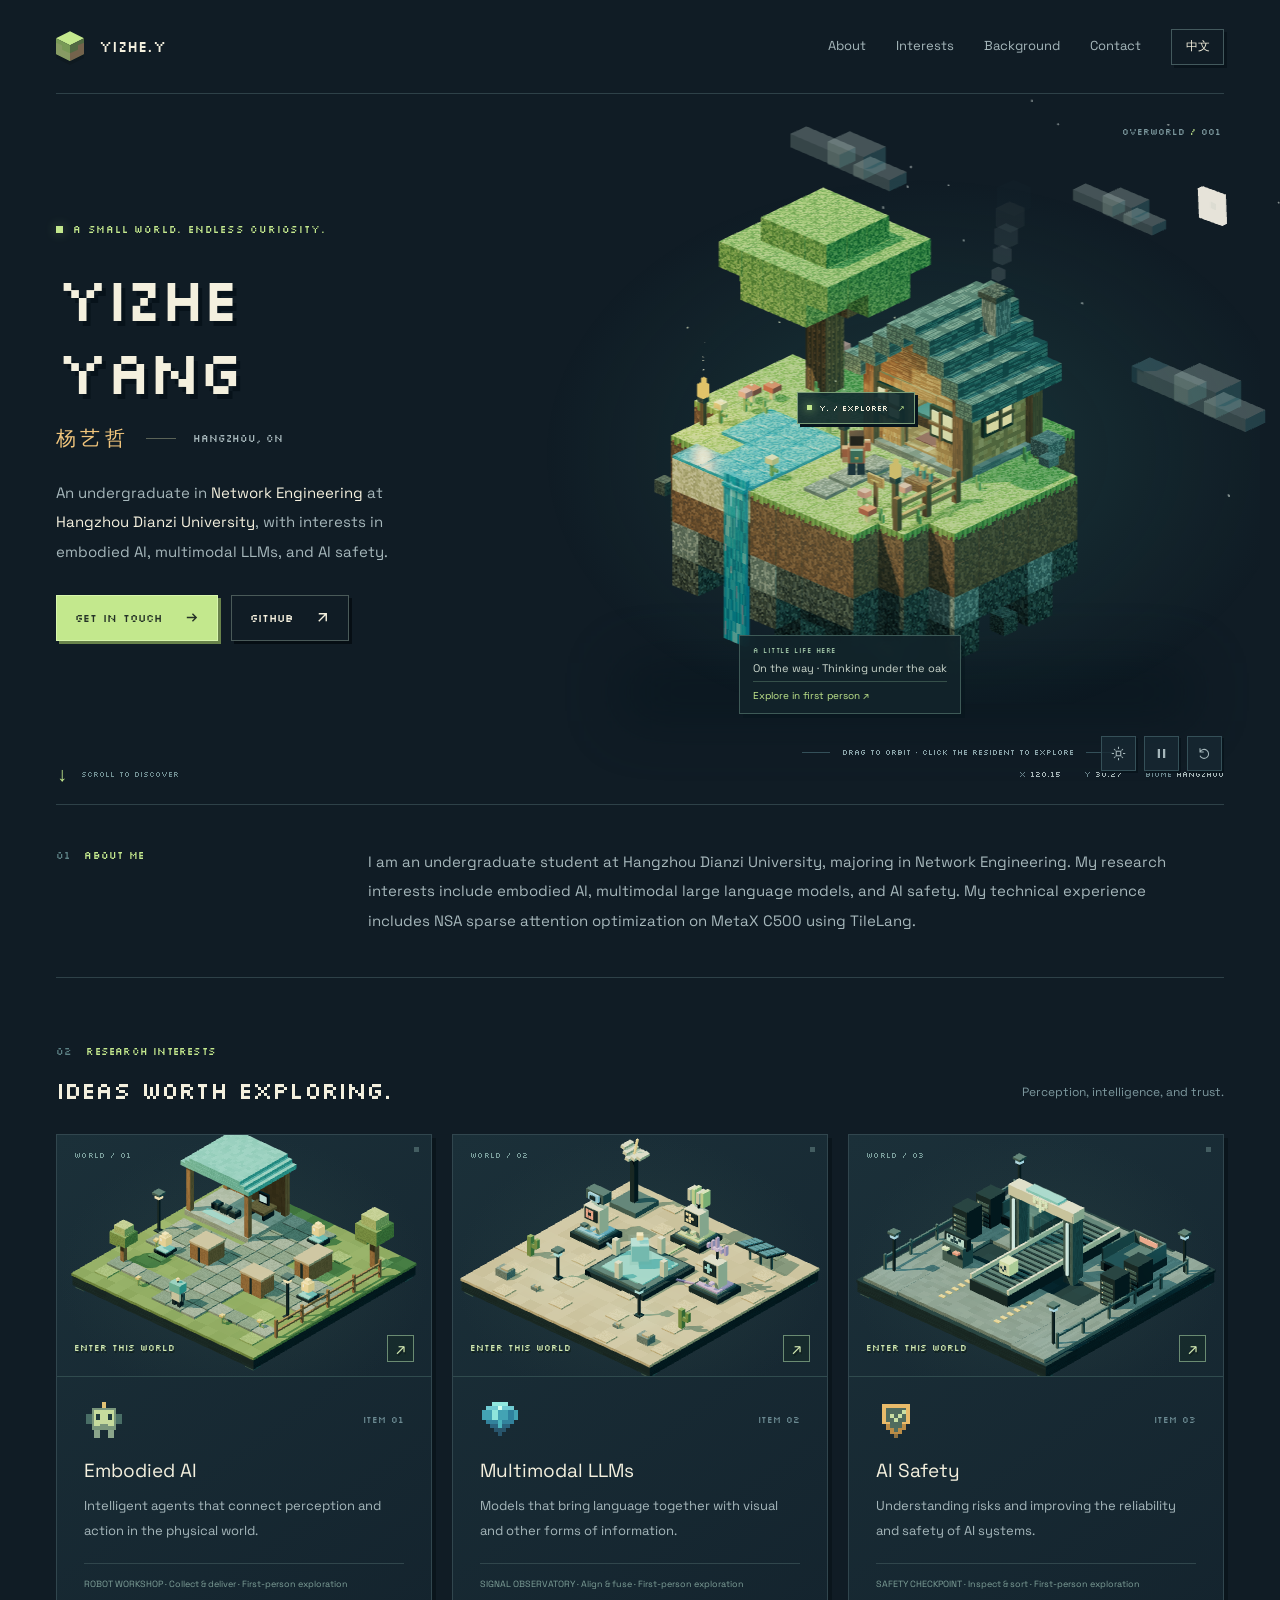
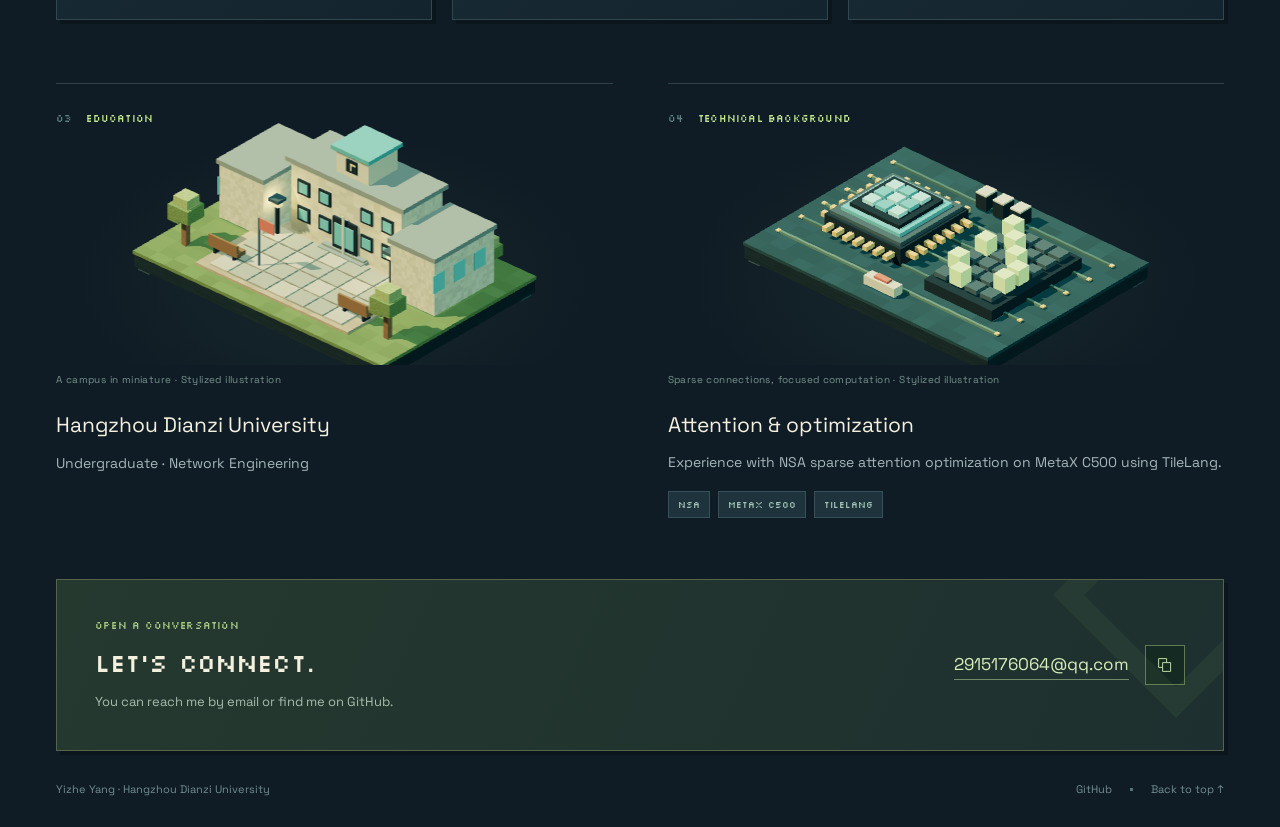
<file: index.html>
<!doctype html>
<html lang="en">
<head>
<meta charset="utf-8"><meta name="viewport" content="width=device-width, initial-scale=1">
<meta name="description" content="Yizhe Yang (杨艺哲), Network Engineering undergraduate at Hangzhou Dianzi University. Exploring embodied AI, multimodal LLMs, and AI safety.">
<meta name="theme-color" content="#101c25"><title>Yizhe Yang · 杨艺哲</title>
<link rel="icon" href="data:image/svg+xml,%3Csvg xmlns='http://www.w3.org/2000/svg' viewBox='0 0 64 64'%3E%3Cpath fill='%23b3d87b' d='m32 4 28 14-28 14L4 18Z'/%3E%3Cpath fill='%236d874c' d='m4 18 28 14v28L4 46Z'/%3E%3Cpath fill='%23534936' d='m32 32 28-14v28L32 60Z'/%3E%3C/svg%3E">
<style>
@font-face{font-family:Silkscreen;src:url('fonts/silkscreen.ttf') format('truetype');font-display:swap}@font-face{font-family:Space;src:url('fonts/space-grotesk.ttf') format('truetype');font-display:swap}
:root{--bg:#101c25;--surface:#172630;--ink:#f4f0de;--muted:#a6b7bb;--line:#2e4148;--lime:#c3e88d;--gold:#f1c57c;--pixel:Silkscreen,'Courier New',monospace;--sans:Space,Arial,'PingFang SC','Microsoft YaHei',sans-serif}
*{box-sizing:border-box}html{scroll-behavior:smooth;scroll-padding-top:35px;overflow-x:hidden}body{margin:0;background:var(--bg);color:var(--ink);font:16px/1.7 var(--sans);overflow-x:hidden}button,a{touch-action:manipulation;-webkit-tap-highlight-color:transparent}button{font:inherit;cursor:pointer}a{color:inherit;text-decoration:none}a,button{outline-offset:6px}a:focus-visible,button:focus-visible{outline:2px solid var(--lime)}button:disabled{cursor:default}.wrap{width:min(1256px,calc(100% - 112px));margin:auto}.pixel{font-family:var(--pixel)}.skip{position:fixed;left:20px;top:-80px;z-index:100;background:var(--lime);padding:10px 18px;color:#172120}.skip:focus{top:15px}header{position:relative;z-index:10}.nav{height:94px;display:flex;align-items:center;justify-content:space-between;border-bottom:1px solid var(--line);gap:22px}.brand{font-family:var(--pixel);font-size:15px;display:flex;align-items:center;gap:15px;white-space:nowrap}.brand svg{width:28px;height:32px;filter:drop-shadow(0 4px 0 #070e1440)}.nav-right,nav{display:flex;align-items:center;gap:30px}nav a{color:var(--muted);font-size:13px;position:relative;padding:8px 0}nav a:hover{color:var(--lime)}nav a:before{content:'';position:absolute;bottom:0;left:0;width:0;height:2px;background:var(--lime);transition:width .2s}nav a:hover:before{width:100%}.language{border:1px solid #43595d;background:transparent;color:var(--ink);padding:5px 12px;min-height:36px;min-width:53px;font-size:12px;box-shadow:3px 3px 0 #09141c}.language:hover{border-color:var(--lime);color:var(--lime)}
.hero{position:relative;min-height:710px;display:flex;align-items:center}.hero-copy{position:relative;width:46%;z-index:2;padding:55px 0 91px;pointer-events:none}.hero-copy a{pointer-events:auto}.eyebrow{color:var(--lime);font:10px/1.7 var(--pixel);letter-spacing:.08em;display:flex;align-items:center;gap:10px}.online{width:7px;height:7px;background:var(--lime);box-shadow:0 0 12px #c3e88d55}.hero h1{font:clamp(42px,4.8vw,67px)/1.18 var(--pixel);font-weight:400;letter-spacing:-.055em;margin:23px 0 15px;position:relative;text-shadow:4px 5px 0 #07121a}.hero h1 span{display:block}.name-row{display:flex;align-items:center;gap:17px;margin-bottom:23px}.chinese-name{margin:0;font-size:20px;letter-spacing:.22em;color:var(--gold)}.name-divider{width:30px;height:1px;background:#5b6357}.location{font:10px var(--pixel);color:var(--muted)}.intro{max-width:400px;margin:0;color:var(--muted);font-size:15px;line-height:1.95}.intro strong{color:var(--ink);font-weight:400}.hero-links{display:flex;gap:13px;flex-wrap:wrap;margin-top:29px}.button{display:inline-flex;align-items:center;justify-content:center;gap:22px;min-height:46px;padding:10px 18px;border:1px solid #4a5a59;font:11px var(--pixel);box-shadow:3px 3px 0 #060e14;transition:transform .15s,background .15s;color:var(--ink)}.button:hover{transform:translate(-1px,-2px);background:#21343d}.button.primary{color:#253227;background:var(--lime);border-color:#d8f6ad;box-shadow:3px 3px 0 #69834b}.button.primary:hover{background:#d1efa7}.button svg{width:15px;height:15px}.world-shell{position:absolute;right:-70px;top:-7px;width:72%;height:685px;isolation:isolate}.world-glow{position:absolute;inset:9% 4% 10% 6%;background:radial-gradient(ellipse at 55% 55%,#398d8137,transparent 64%);pointer-events:none}.world-shell:after{content:'';position:absolute;bottom:50px;left:20%;width:68%;height:60px;background:#04121a;filter:blur(28px);opacity:.45;z-index:-1}.world-canvas{display:block;width:100%;height:100%;cursor:grab;outline:none;touch-action:pan-y}.world-canvas.dragging{cursor:grabbing}.world-canvas:focus-visible{outline:1px dashed #90b8a0;outline-offset:-20px}.scene-tag{position:absolute;right:73px;top:39px;font:9px var(--pixel);color:#7d999f;pointer-events:none}.scene-tag span{color:var(--lime)}.scene-caption{position:absolute;bottom:15px;left:32%;right:12%;display:flex;align-items:center;justify-content:center;gap:12px;color:#8ba5aa;font:8px var(--pixel);white-space:nowrap}.scene-caption:before,.scene-caption:after{content:'';width:28px;height:1px;background:#345059}.world-controls{position:absolute;right:2px;bottom:33px;display:flex;gap:8px;z-index:5}.world-control{background:#172932cc;border:1px solid #355058;color:var(--muted);width:35px;height:35px;display:grid;place-items:center;font-size:16px;box-shadow:2px 2px #08141c}.world-control:hover{color:var(--lime);border-color:#7b9c76}.world-control svg{width:15px;height:15px}.hero-bottom{position:absolute;left:0;right:0;bottom:17px;display:flex;align-items:center;justify-content:space-between;font:8px var(--pixel);color:#729094}.scroll-hint{display:flex;gap:13px;align-items:center}.scroll-hint:before{content:'↓';font-size:20px;color:var(--lime)}.coordinates{display:flex;gap:23px;color:#6b868d}.coordinates b{font-weight:400;color:#a8b8b9}.divider{height:1px;background:var(--line)}
.about{display:grid;grid-template-columns:250px 1fr;gap:62px;padding:42px 0;border-bottom:1px solid var(--line)}.section-label{color:var(--lime);font:10px/1.8 var(--pixel);margin:0;letter-spacing:.02em}.section-number{color:#5c8185;margin-right:14px}.about p{max-width:810px;color:var(--muted);font-size:15px;margin:0;line-height:1.95}.focus{padding:65px 0 55px}.section-heading{display:flex;align-items:flex-end;justify-content:space-between;gap:25px;margin-bottom:26px}h2{font:24px/1.5 var(--pixel);font-weight:400;letter-spacing:-.035em;margin:11px 0 0}.section-aside{color:#7e999f;font-size:12px;margin:0 0 5px}.interests{display:grid;grid-template-columns:repeat(3,1fr);gap:20px}.interest{position:relative;padding:28px 27px 27px;background:linear-gradient(145deg,#1b3039,#14242e);border:1px solid #31464e;box-shadow:4px 4px 0 #0a151c;transition:transform .2s,border-color .2s}.interest:hover{transform:translateY(-5px);border-color:#7e9976}.interest:after{content:'';position:absolute;width:5px;height:5px;right:12px;top:12px;background:#435d61}.interest-top{display:flex;justify-content:space-between;align-items:center;margin-bottom:24px}.interest-index{font:9px var(--pixel);color:#6c8a92}.item-icon{width:40px;height:40px;image-rendering:pixelated}.interest h3{font-size:19px;font-weight:500;line-height:1.5;margin:0 0 9px}.interest p{color:var(--muted);font-size:13px;line-height:1.9;margin:0}.background{display:grid;grid-template-columns:1fr 1fr;gap:55px;padding:8px 0 61px}.background article{border-top:1px solid var(--line);padding-top:26px}.background h3{font-size:21px;font-weight:500;margin:17px 0 6px}.background p,.degree{color:var(--muted);font-size:14px;line-height:1.9}.background p{margin:0}.tags{display:flex;gap:8px;margin-top:16px;flex-wrap:wrap}.tag{font:9px var(--pixel);color:#a5c5b8;background:#1e333c;border:1px solid #355058;padding:7px 9px}.contact{position:relative;overflow:hidden;border:1px solid #56644a;background:linear-gradient(115deg,#25392f,#1d302f);padding:37px 38px;display:flex;align-items:center;justify-content:space-between;gap:20px;box-shadow:4px 4px 0 #0a151c}.contact:after{content:'';width:130px;height:130px;position:absolute;right:-40px;top:-72px;transform:rotate(45deg);border:22px solid #94b96812;pointer-events:none}.contact .section-label{color:#a9cb86}.contact h2{font-size:25px;margin:9px 0}.contact p{color:#a8bbad;font-size:13px;margin:0}.contact-actions{display:flex;align-items:center;gap:16px}.email-link{color:#d9edbb;font-size:17px;border-bottom:1px solid #73896b}.email-link:hover{color:white}.copy{width:40px;height:40px;display:grid;place-items:center;background:#162a24;border:1px solid #627a53;color:#c3dfab;flex-shrink:0}.copy:hover{background:#2c4937}.copy svg{width:16px;height:16px}footer{display:flex;justify-content:space-between;align-items:center;padding:29px 0;color:#728d91;font-size:11px;gap:20px}.footer-right{display:flex;align-items:center;gap:18px}.footer-right a:hover{color:var(--lime)}.footer-dot{width:3px;height:3px;background:#53747b}.copy-status{position:fixed;left:50%;transform:translateX(-50%);bottom:24px;z-index:100;color:var(--lime);background:#182c25;border:1px solid #7e9c66;box-shadow:4px 4px #07131b;padding:10px 18px;max-width:calc(100vw - 32px);font-size:13px;text-align:center}.copy-status:empty{display:none}.fallback{position:absolute;inset:25%;text-align:center;color:var(--muted);font-size:14px;display:none}.world-shell.failed .fallback{display:block}.reveal{opacity:1}body.day{--bg:#dce8de;--surface:#d3e1d5;--ink:#243b35;--muted:#536e64;--line:#b5c9b8;--lime:#507337;--gold:#855e32}body.day .hero h1{text-shadow:4px 5px 0 #bfd1bf}body.day .interest{background:linear-gradient(145deg,#e7eee2,#cfdfd2);border-color:#aec3b2;box-shadow:4px 4px #b0c6b6}body.day .button{box-shadow:3px 3px #adc2b2;color:#294233}body.day .button.primary{background:#365d43;color:#eff5e5;border-color:#547654;box-shadow:3px 3px #a7bc9f}body.day .contact{color:#f4f0de}body.day .tag{color:#3d6550;background:#cbded0;border-color:#afc7b5}body.day .world-shell:after{background:#2b5245;opacity:.17}body.day .scene-tag,body.day .scene-caption{color:#597f72}body.day .world-control{background:#d0e1d2;color:#355544;border-color:#97b29f}body.day .language{box-shadow:3px 3px #b3c7b6}body.day .world-glow{background:radial-gradient(ellipse,#a5cfb744,transparent 67%)}
@media(min-width:1600px){.hero{min-height:790px}.world-shell{width:74%;height:760px;right:-100px}.hero h1{font-size:72px}}
@media(max-width:1100px){.wrap{width:calc(100% - 72px)}.hero{min-height:640px}.world-shell{right:-75px;width:76%;height:610px;top:12px}.hero-copy{width:46%;padding-bottom:90px}.hero h1{font-size:49px}.intro{font-size:14px}.nav-right,nav{gap:22px}.about{grid-template-columns:190px 1fr;gap:35px}.scene-tag{right:80px}.interests{gap:15px}.interest{padding:24px 20px}.contact{padding:31px}.contact h2{font-size:21px}.email-link{font-size:15px}}
@media(max-width:760px){.wrap{width:calc(100% - 40px)}.nav{height:77px}.brand{font-size:12px;gap:10px}.brand svg{width:25px}.nav-right{gap:15px}nav{gap:15px}nav a{font-size:12px}nav a:nth-child(2),nav a:nth-child(3){display:none}.language{min-width:46px;min-height:34px;padding:4px 9px}.hero{display:block;min-height:985px}.hero-copy{width:100%;padding:44px 0 0;max-width:500px}.hero h1{font-size:49px;margin:21px 0 13px;line-height:1.15}.hero h1 span{display:inline}.hero h1 span+span{margin-left:14px}.name-row{margin-bottom:17px}.chinese-name{font-size:18px}.location{font-size:9px}.intro{max-width:460px;font-size:14px;line-height:1.9}.hero-links{margin-top:24px}.button{font-size:10px;min-height:44px;padding:10px 16px}.eyebrow{font-size:9px}.world-shell{top:364px;right:-35px;width:calc(100% + 70px);height:548px}.scene-tag{top:20px;right:56px;font-size:8px}.scene-caption{bottom:12px;left:10%;right:10%;font-size:7px}.world-controls{bottom:25px;right:1px}.hero-bottom{bottom:13px;font-size:7px}.coordinates{gap:10px}.about{grid-template-columns:1fr;gap:18px;padding:29px 0}.about p{font-size:14px}.section-label{font-size:9px}.focus{padding:42px 0}.section-heading{margin-bottom:23px}h2{font-size:20px}.section-aside{display:none}.interests{grid-template-columns:1fr;gap:18px}.interest{padding:23px 22px;display:grid;grid-template-columns:47px 1fr;column-gap:22px}.interest-top{display:flex;flex-direction:column;gap:14px;grid-row:1/3;margin:0;justify-content:start}.interest-index{order:2;font-size:8px}.item-icon{width:36px;height:36px}.interest h3{font-size:18px;margin:0 0 6px}.interest p{font-size:13px}.background{grid-template-columns:1fr;gap:29px;padding:0 0 36px}.background article{padding-top:23px}.background h3{font-size:20px}.contact{display:block;padding:27px 24px}.contact h2{font-size:21px}.contact-actions{margin-top:25px;justify-content:space-between}.email-link{font-size:16px}footer{align-items:flex-start;font-size:10px;padding:26px 0}.footer-note{max-width:190px}.footer-right{gap:11px}}
@media(max-width:410px){.hero h1{font-size:40px}.hero h1 span+span{margin-left:8px}.hero{min-height:958px}.world-shell{top:385px;height:500px}.coordinates{display:none}nav a:first-child{display:none}.hero-copy{padding-top:36px}.name-row{gap:12px}.location{font-size:8px}.button{gap:14px}.contact h2{font-size:19px}.email-link{font-size:15px}}
@media(prefers-reduced-motion:reduce){html{scroll-behavior:auto}*,*:before,*:after{transition:none!important;animation:none!important}}
@media print{body{background:white;color:#222}.wrap{width:100%}.world-shell,.world-controls,.language,nav,.hero-bottom,.copy,.skip{display:none}.hero{min-height:0;display:block}.hero-copy{width:100%;padding:30px 0}.hero h1{font-size:40px;text-shadow:none}.hero h1 span{display:inline}.intro{max-width:none}.interest,.contact{background:white;color:#222;box-shadow:none;border:1px solid #bbb}.about,.focus,.background{padding:25px 0}.contact{display:block}.contact-actions{margin-top:15px}.hero-links{display:none}section,article{break-inside:avoid}}
</style>
<link rel="stylesheet" href="island-life.css?v=7243399">
<link rel="stylesheet" href="idea-worlds.css?v=7243399">
</head>
<body>
<a class="skip" href="#main" data-i18n="skip">Skip to content</a>
<header><div class="wrap nav"><a class="brand" href="#" aria-label="Yizhe Yang, home"><svg viewBox="0 0 32 36" aria-hidden="true"><path fill="#c3e88d" d="m16 0 16 8-16 8L0 8Z"/><path fill="#789957" d="m0 8 16 8v18L0 26Z"/><path fill="#526a43" d="m16 16 16-8v18L16 34Z"/><path fill="#879b64" d="m0 13 7 3v5l9 4v9L0 26Z"/><path fill="#74634c" d="m16 25 9-4v-5l7-3v13L16 34Z"/></svg><span>YIZHE.Y</span></a><div class="nav-right"><nav aria-label="Main navigation"><a href="#about" data-i18n="navAbout">About</a><a href="#interests" data-i18n="navFocus">Interests</a><a href="#background" data-i18n="navBackground">Background</a><a href="#contact" data-i18n="navContact">Contact</a></nav><button class="language" id="language" type="button" aria-label="Switch to Chinese" aria-pressed="false">中文</button></div></div></header>
<main id="main" class="wrap">
<section class="hero" aria-labelledby="name"><div class="hero-copy"><div class="eyebrow"><i class="online" aria-hidden="true"></i><span data-i18n="eyebrow">A small world. Endless curiosity.</span></div><h1 id="name"><span>YIZHE</span><span>YANG</span></h1><div class="name-row"><p class="chinese-name" lang="zh-CN">杨艺哲</p><span class="name-divider" aria-hidden="true"></span><span class="location">HANGZHOU, CN</span></div><p class="intro" data-i18n="hero">An undergraduate in <strong>Network Engineering</strong> at <strong>Hangzhou Dianzi University</strong>, with interests in embodied AI, multimodal LLMs, and AI safety.</p><div class="hero-links"><a class="button primary" href="mailto:2915176064@qq.com"><span data-i18n="getInTouch">Get in touch</span><svg viewBox="0 0 16 16" fill="none" stroke="currentColor" stroke-width="1.5" aria-hidden="true"><path d="M3 8h10M9 4l4 4-4 4"/></svg></a><a class="button" href="https://github.com/Yyzfddsdf" target="_blank" rel="noopener noreferrer"><span>GitHub</span><svg viewBox="0 0 16 16" fill="none" stroke="currentColor" stroke-width="1.5" aria-hidden="true"><path d="M4 12 12 4M4 4h8v8"/></svg></a></div></div>
<div class="world-shell" id="world-shell"><div class="world-glow"></div><canvas class="world-canvas" id="world" tabindex="0" role="img" aria-label="Interactive 3D voxel island with a tree, cabin, glowing torches, pond and bedrock. Drag or use left and right arrow keys to rotate."></canvas><div class="scene-tag">OVERWORLD <span> / </span> 001</div><div class="scene-caption" data-i18n="worldHint">Drag to orbit · Click the resident to explore</div><div class="fallback" data-i18n="fallback">This little 3D world needs WebGL. All profile information is available below.</div></div>
<div class="world-controls"><button id="theme" class="world-control" aria-label="Switch to daylight" title="Switch to daylight" aria-pressed="false"><svg id="sun-icon" viewBox="0 0 20 20" fill="none" stroke="currentColor" stroke-width="1.4" aria-hidden="true"><path d="M10 1v3m0 12v3M1 10h3m12 0h3M4 4l2 2m8 8 2 2M4 16l2-2M14 6l2-2"/><rect x="7" y="7" width="6" height="6"/></svg></button><button id="motion" class="world-control" aria-label="Pause animation" title="Pause animation" aria-pressed="false"><svg viewBox="0 0 20 20" fill="currentColor" aria-hidden="true"><path id="motion-path" d="M5 4h3v12H5zm7 0h3v12h-3z"/></svg></button><button id="reset-view" class="world-control" aria-label="Reset island view" title="Reset island view"><svg viewBox="0 0 20 20" fill="none" stroke="currentColor" stroke-width="1.4" aria-hidden="true"><path d="M4 8a6 6 0 1 1 0 5M4 3v5h5"/></svg></button></div><div class="hero-bottom"><a class="scroll-hint" href="#about" data-i18n="scrollHint">Scroll to discover</a><span class="coordinates"><span>X <b>120.15</b></span><span>Y <b>30.27</b></span><span>BIOME <b>HANGZHOU</b></span></span></div></section>
<div class="divider"></div>
<section class="about" id="about" aria-labelledby="about-heading"><h2 class="section-label" id="about-heading"><span class="section-number">01</span><span data-i18n="aboutLabel">About me</span></h2><p data-i18n="about">I am an undergraduate student at Hangzhou Dianzi University, majoring in Network Engineering. My research interests include embodied AI, multimodal large language models, and AI safety. My technical experience includes NSA sparse attention optimization on MetaX C500 using TileLang.</p></section>
<section class="focus" id="interests" aria-labelledby="interests-heading"><div class="section-heading"><div><div class="section-label"><span class="section-number">02</span><span data-i18n="focusLabel">Research interests</span></div><h2 id="interests-heading" data-i18n="focusHeading">Ideas worth exploring.</h2></div><p class="section-aside" data-i18n="focusAside">Perception, intelligence, and trust.</p></div><div class="interests">
<article class="interest"><div class="interest-top"><canvas class="item-icon" id="icon-robot" width="20" height="20" aria-hidden="true"></canvas><span class="interest-index">ITEM 01</span></div><h3 data-i18n="embodiedTitle">Embodied AI</h3><p data-i18n="embodiedText">Intelligent agents that connect perception and action in the physical world.</p></article>
<article class="interest"><div class="interest-top"><canvas class="item-icon" id="icon-gem" width="20" height="20" aria-hidden="true"></canvas><span class="interest-index">ITEM 02</span></div><h3 data-i18n="multimodalTitle">Multimodal LLMs</h3><p data-i18n="multimodalText">Models that bring language together with visual and other forms of information.</p></article>
<article class="interest"><div class="interest-top"><canvas class="item-icon" id="icon-shield" width="20" height="20" aria-hidden="true"></canvas><span class="interest-index">ITEM 03</span></div><h3 data-i18n="safetyTitle">AI Safety</h3><p data-i18n="safetyText">Understanding risks and improving the reliability and safety of AI systems.</p></article>
</div></section>
<section class="background" id="background" aria-label="Education and technical background"><article><div class="section-label"><span class="section-number">03</span><span data-i18n="educationLabel">Education</span></div><h3 data-i18n="university">Hangzhou Dianzi University</h3><span class="degree" data-i18n="degree">Undergraduate · Network Engineering</span></article><article><div class="section-label"><span class="section-number">04</span><span data-i18n="technicalLabel">Technical background</span></div><h3 data-i18n="technicalTitle">Attention &amp; optimization</h3><p data-i18n="technicalText">Experience with NSA sparse attention optimization on MetaX C500 using TileLang.</p><div class="tags" aria-label="Technologies"><span class="tag">NSA</span><span class="tag">MetaX C500</span><span class="tag">TileLang</span></div></article></section>
<section class="contact" id="contact" aria-labelledby="contact-heading"><div><div class="section-label" data-i18n="contactLabel">Open a conversation</div><h2 id="contact-heading" data-i18n="contactHeading">Let’s connect.</h2><p data-i18n="contactText">You can reach me by email or find me on GitHub.</p></div><div class="contact-actions"><a class="email-link" href="mailto:2915176064@qq.com">2915176064@qq.com</a><button type="button" class="copy" id="copy-email" aria-label="Copy email address"><svg viewBox="0 0 20 20" fill="none" stroke="currentColor" stroke-width="1.2" aria-hidden="true"><path d="M7 7h10v11H7zM12 7V2H2v11h5"/></svg></button></div></section>
</main><footer class="wrap"><span class="footer-note" data-i18n="footer">Yizhe Yang · Hangzhou Dianzi University</span><div class="footer-right"><a href="https://github.com/Yyzfddsdf" target="_blank" rel="noopener noreferrer">GitHub</a><span class="footer-dot" aria-hidden="true"></span><a href="#" data-i18n="backTop">Back to top ↑</a></div></footer><div class="copy-status" id="copy-status" role="status" aria-live="polite"></div>
<script src="vendor/three.min.js?v=7243399"></script>
<script src="island-life.js?v=7243399"></script>
<script src="world.js?v=7243399"></script>
<script src="profile.js?v=7243399"></script>
<script src="idea-worlds.js?v=7243399"></script>
</body></html>
</file>
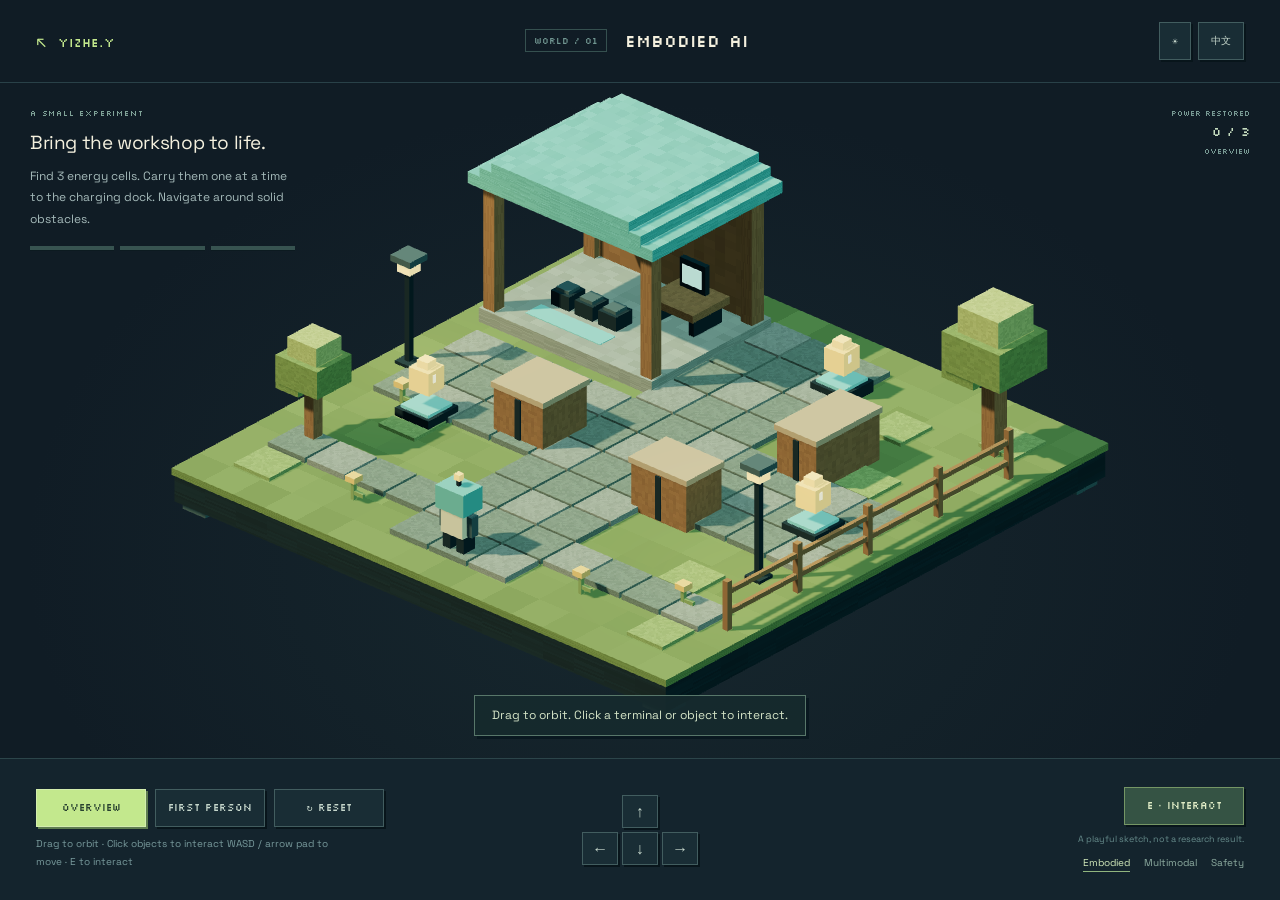
<file: explore.html>
<!doctype html>
<html lang="en"><head><meta charset="utf-8"><meta name="viewport" content="width=device-width, initial-scale=1"><meta name="theme-color" content="#101c25"><meta name="description" content="Three small interactive voxel worlds: embodied AI, multimodal models, and AI safety. A playful exploration by Yizhe Yang."><title>Explore an idea · Yizhe Yang</title><link rel="stylesheet" href="idea-worlds.css?v=7243399"><link rel="icon" href="data:image/svg+xml,%3Csvg xmlns='http://www.w3.org/2000/svg' viewBox='0 0 40 40'%3E%3Cpath fill='%23c3e88d' d='m20 3 17 8-17 9L3 11Z'/%3E%3Cpath fill='%23779959' d='m3 11 17 9v17L3 28Z'/%3E%3Cpath fill='%23516843' d='m20 20 17-9v17l-17 9Z'/%3E%3C/svg%3E"></head>
<body class="explore-page">
<header class="explore-header"><a class="explore-brand" id="explore-home" href="index.html#interests"><span aria-hidden="true">↖</span>YIZHE.Y</a><div class="explore-heading"><span class="world-id" id="explore-world-id">WORLD 01</span><h1 id="explore-title">Embodied AI</h1></div><div class="explore-nav"><button class="explore-button" id="explore-theme" type="button" aria-label="Switch to daylight">☀</button><button class="explore-button" id="explore-language" type="button" aria-label="Switch to Chinese">中文</button></div></header>
<main class="explore-stage" id="explore-stage"><canvas class="explore-canvas" id="idea-explore" tabindex="0" aria-label="Interactive voxel world. Use the controls below to explore." role="application"></canvas><div class="explore-mission"><div class="explore-kicker" id="explore-kicker">A SMALL EXPERIMENT</div><h2 id="explore-mission-title"></h2><p id="explore-mission-text"></p><div class="explore-progress" id="explore-progress" aria-hidden="true"></div></div><div class="explore-stats"><span id="explore-stat-label"></span><br><strong id="explore-stat-value"></strong><br><span id="explore-view-label"></span></div><div class="explore-crosshair" aria-hidden="true"></div><div class="explore-message" id="explore-message" role="status" aria-live="polite"></div><div class="explore-failure" id="explore-failure">This world could not be loaded. Your profile is still available from the link above.</div></main>
<footer class="explore-toolbar"><div class="explore-controls-container"><div class="explore-controls"><button class="explore-button is-active" id="view-overview" type="button" aria-pressed="true">Overview</button><button class="explore-button" id="view-person" type="button" aria-pressed="false">First person</button><button class="explore-button" id="explore-reset" type="button">↻ Reset</button></div><p class="explore-help" id="explore-help"></p></div><div class="explore-movement" role="group" aria-label="Movement controls"><button class="explore-button" data-move="forward" type="button" aria-label="Move forward">↑</button><button class="explore-button" data-move="left" type="button" aria-label="Move left">←</button><button class="explore-button" data-move="back" type="button" aria-label="Move backward">↓</button><button class="explore-button" data-move="right" type="button" aria-label="Move right">→</button></div><div class="explore-action-area"><div class="explore-actions" id="explore-actions"></div><p class="explore-note" id="explore-note">A playful sketch, not a research result.</p><nav class="explore-links" aria-label="Other worlds"><a href="explore.html?world=embodied" data-world-link="embodied">Embodied</a><a href="explore.html?world=multimodal" data-world-link="multimodal">Multimodal</a><a href="explore.html?world=safety" data-world-link="safety">Safety</a></nav></div></footer>
<script src="vendor/three.min.js?v=7243399"></script><script src="idea-worlds.js?v=7243399"></script></body></html>
</file>
<file: island-life.css>
/* Scoped to the living island; profile layout remains intact. */
.island-overlay{position:absolute;inset:0;pointer-events:none;z-index:6;color:#f4f0de}
.island-overlay [hidden]{display:none!important}
.island-overlay button{pointer-events:auto;color:inherit}
.resident-pin{position:absolute;transform:translate(-50%,-100%);display:flex;gap:7px;align-items:center;white-space:nowrap;background:#122b2eea;border:1px solid #7a9c78;padding:7px 9px;box-shadow:3px 3px 0 #07141c;font:8px var(--pixel);min-height:32px;transition:background .2s}
.resident-pin:hover{background:#375d47}.resident-led{width:5px;height:5px;background:#c3e88d;box-shadow:0 0 9px #a6d679}.resident-arrow{color:#c3e88d;margin-left:3px}
.resident-card{position:absolute;bottom:58px;left:34%;display:grid;gap:5px;padding:10px 13px;background:#12242be6;border:1px solid #3e5a57;box-shadow:4px 4px #07141c66;max-width:260px;backdrop-filter:blur(8px)}
.resident-kicker{font:7px var(--pixel);letter-spacing:.08em;color:#9bbfa2}.resident-activity{font:11px/1.5 var(--sans);color:#cbd6cc}
.enter-island{border:0;border-top:1px solid #36504a;background:none;padding:6px 0 0;text-align:left;font:10px/1.5 var(--sans);color:#c3e88d!important}
.enter-island:hover{text-decoration:underline}
body.day .resident-card,body.day .resident-pin{background:#e8efe2ef;color:#2d4c3d;border-color:#7d9b81;box-shadow:3px 3px #a5bfa788}
body.day .resident-kicker,body.day .resident-activity{color:#496e54}body.day .enter-island{color:#345d3d!important}
html.island-exploring{overflow:hidden!important;overscroll-behavior:none}body.island-exploring{overflow:hidden;position:fixed;top:var(--island-scroll,0px);width:100%;overscroll-behavior:none}
body.island-exploring .world-shell.exploring{position:fixed!important;inset:0!important;width:100vw!important;height:100dvh!important;max-width:none!important;z-index:1000;background:radial-gradient(ellipse at 50% 55%,#344d50 0,#142b35 65%,#0b1923 100%);isolation:isolate}
body.day.island-exploring .world-shell.exploring{background:linear-gradient(#9ec5ce,#d7e3cc 80%,#acc4b5)}
.world-shell.exploring:after,.world-shell.exploring .scene-caption,.world-shell.exploring .scene-tag,.world-shell.exploring .world-glow{display:none}
.world-shell.exploring .world-canvas{width:100%;height:100%;touch-action:none;cursor:crosshair}
.world-shell.exploring .world-canvas:focus-visible{outline-offset:-4px}
.explore-hud{position:absolute;inset:0;font-family:var(--sans);text-shadow:0 2px 10px #061016}
.explore-top{position:absolute;left:max(26px,env(safe-area-inset-left));right:max(26px,env(safe-area-inset-right));top:max(23px,env(safe-area-inset-top));display:flex;justify-content:space-between;align-items:flex-start;gap:18px}
.explore-kicker{font:8px var(--pixel);color:#c3e88d;letter-spacing:.08em}
.explore-location{font:17px/1.5 var(--pixel);margin:8px 0 4px;letter-spacing:-.03em}
.explore-progress{font:11px/1.5 var(--sans);color:#bdcec8;margin:0}
.explore-top-actions{display:flex;gap:8px;flex-shrink:0}
.explore-hud button{background:#142c32ed;border:1px solid #708e7c;box-shadow:3px 3px #08171b99;min-height:42px;padding:9px 14px;font:12px var(--sans);text-shadow:none}
.explore-hud button:hover{background:#325448;border-color:#c3e88d}
.explore-day{width:44px;font-size:19px!important;padding:8px!important}
.explore-crosshair{position:absolute;left:50%;top:50%;width:12px;height:12px;transform:translate(-50%,-50%);opacity:.7;filter:drop-shadow(0 1px 2px #000)}
.explore-crosshair:before,.explore-crosshair:after{content:'';position:absolute;background:#edf7df}
.explore-crosshair:before{left:5px;top:0;width:2px;height:12px}.explore-crosshair:after{left:0;top:5px;width:12px;height:2px}
.explore-bottom{position:absolute;left:max(26px,env(safe-area-inset-left));right:max(26px,env(safe-area-inset-right));bottom:max(24px,env(safe-area-inset-bottom));display:flex;justify-content:space-between;align-items:center;gap:20px}
.explore-help{font:11px/1.6 var(--sans);max-width:400px;color:#d0ddd3;background:#12262dcc;border:1px solid #486457;padding:10px 14px;margin:0}
.inspect-island{max-width:370px}.inspect-island:disabled{opacity:.6}
.landmark-card{pointer-events:auto;position:absolute;top:132px;left:26px;max-width:340px;width:calc(100% - 52px);padding:22px;background:#14272fef;border:1px solid #7a9374;box-shadow:7px 7px #07141c70;backdrop-filter:blur(10px)}
.landmark-kicker{font:8px var(--pixel);color:#c3e88d}.landmark-card h3{font:21px/1.4 var(--sans);margin:14px 0 9px}.landmark-card p{font:13px/1.9 var(--sans);margin:0;color:#bdcdc6}
.explore-hud .close-landmark{position:absolute;right:0;top:0;box-shadow:none;border:0;background:transparent;min-height:36px;width:36px;padding:4px;font-size:22px}
.move-pad{position:absolute;left:max(24px,env(safe-area-inset-left));bottom:max(86px,calc(env(safe-area-inset-bottom) + 62px));display:none;grid-template-columns:repeat(3,46px);grid-template-rows:repeat(2,46px);gap:5px;touch-action:none}
.explore-hud .move-pad button{font:23px/1 var(--sans);padding:0;touch-action:none;user-select:none;-webkit-user-select:none;background:#18363bd9}
.move-pad .pressed{background:#6b8b55!important}.move-forward{grid-column:2}.move-left{grid-row:2;grid-column:1}.move-back{grid-row:2;grid-column:2}.move-right{grid-row:2;grid-column:3}
.explore-toast{position:absolute;top:40%;left:50%;transform:translateX(-50%);background:#15332a;padding:10px 16px;font-size:13px}.explore-toast:empty{display:none}
@media(pointer:coarse){.move-pad{display:grid}.explore-help{max-width:240px}.explore-bottom{align-items:flex-end}.inspect-island{max-width:42%}}
@media(max-width:760px){.resident-card{left:50%;transform:translateX(-50%);bottom:42px;min-width:210px;padding:9px 12px}.resident-kicker{font-size:6px}.resident-activity{font-size:10px}.resident-pin{font-size:7px;padding:6px;gap:5px}.explore-top{left:16px;right:16px;top:max(18px,env(safe-area-inset-top))}.explore-location{font-size:12px;max-width:200px}.explore-kicker{font-size:6px}.explore-progress{font-size:10px}.explore-hud button{font-size:11px;min-height:42px;padding:8px 11px}.explore-top-actions{gap:6px}.explore-bottom{left:16px;right:16px;bottom:max(18px,env(safe-area-inset-bottom));gap:12px;align-items:flex-end}.explore-help{font-size:10px;padding:8px;max-width:49%}.inspect-island{font-size:11px!important;max-width:49%;line-height:1.5!important}.move-pad{display:grid;left:17px;bottom:max(100px,calc(env(safe-area-inset-bottom) + 80px))}.landmark-card{top:118px;left:16px;width:calc(100% - 32px);max-width:330px;padding:18px}.landmark-card h3{font-size:19px}.landmark-card p{font-size:12px}.resident-card{backdrop-filter:none}}
@media(max-height:500px){.explore-top{top:10px}.explore-progress{display:none}.landmark-card{top:82px;left:auto;right:16px;max-width:300px}.move-pad{bottom:65px}.explore-bottom{bottom:10px}.explore-help{max-width:260px}.landmark-card p{font-size:11px;line-height:1.5}}
@media print{.island-overlay{display:none}}
</file>
<file: idea-worlds.css>
/* Three hand-built voxel exhibits. No external assets or network dependencies. */
.interest{display:flex;flex-direction:column;overflow:hidden}.interest:hover{transform:none}.interest-top{margin-bottom:17px}.idea-preview{position:relative;display:block;order:-1;height:242px;margin:-28px -27px 23px;overflow:hidden;background:radial-gradient(ellipse at 50% 58%,#34514b55,transparent 70%);border-bottom:1px solid #304b4e}.idea-preview canvas{width:100%;height:100%;display:block;image-rendering:auto;transition:transform .35s}.idea-preview:hover canvas,.idea-preview:focus-visible canvas{transform:scale(1.045)}.idea-preview:focus-visible{outline-offset:-4px}.idea-preview-label{position:absolute;left:17px;top:14px;font:8px/1.5 var(--pixel);letter-spacing:.04em;color:#7b9f9d}.idea-preview-link{position:absolute;left:17px;right:17px;bottom:14px;display:flex;align-items:center;justify-content:space-between;color:#d3eab2;font:9px/1.6 var(--pixel);text-shadow:1px 2px #10201d}.idea-preview-link b{display:grid;place-items:center;border:1px solid #6a8b72;width:27px;height:27px;font:16px var(--sans);background:#172d2bbf}.idea-model-note{margin-top:19px!important;color:#7e9f98!important;font:9px/1.8 var(--sans)!important;border-top:1px solid #30464c;padding-top:12px}.background article{position:relative}.static-voxel{display:block;width:100%;height:245px;pointer-events:none;margin:-8px 0 10px;background:radial-gradient(ellipse at 50% 65%,#30544d33,transparent 65%)}.static-model-caption{color:#76938b;font-size:10px;margin:-4px 0 19px;letter-spacing:.04em}.day .idea-preview{background:radial-gradient(ellipse,#87b29a44,transparent 70%);border-color:#acc5b3}.day .idea-preview-label{color:#57776a}.day .idea-preview-link{color:#345d40;text-shadow:none}.day .idea-preview-link b{background:#e3eed9;border-color:#79996d}.day .idea-model-note{color:#597568!important;border-color:#b5ccbc}.day .static-model-caption{color:#597568}
@media(max-width:1100px){.idea-preview{margin:-24px -20px 20px;height:220px}}
@media(max-width:760px){.interest{display:flex;padding:23px 22px}.interest-top{flex-direction:row;justify-content:space-between;margin-bottom:14px}.interest-index{order:0}.idea-preview{margin:-23px -22px 21px;height:270px}.static-voxel{height:250px}}
@media(prefers-reduced-motion:reduce){.idea-preview canvas{transition:none}.idea-preview:hover canvas{transform:none}}

/* Standalone worlds */
@font-face{font-family:Silkscreen;src:url('fonts/silkscreen.ttf') format('truetype');font-display:swap}@font-face{font-family:Space;src:url('fonts/space-grotesk.ttf') format('truetype');font-display:swap}
.explore-page{--bg:#101c25;--ink:#f4f0de;--muted:#9fb5b7;--lime:#c3e88d;--pixel:Silkscreen,'Courier New',monospace;--sans:Space,Arial,'PingFang SC','Microsoft YaHei',sans-serif;margin:0;color:var(--ink);background:var(--bg);font:14px/1.6 var(--sans);height:100dvh;min-height:680px;display:flex;flex-direction:column;overflow:hidden}.explore-page *{box-sizing:border-box}.explore-page button,.explore-page a{touch-action:manipulation;-webkit-tap-highlight-color:transparent}.explore-page button{font:inherit;cursor:pointer}.explore-page button:disabled{cursor:default;opacity:.45}.explore-page a{color:inherit;text-decoration:none}.explore-page button:focus-visible,.explore-page a:focus-visible,.explore-page canvas:focus-visible{outline:2px solid var(--lime);outline-offset:4px}.explore-header{height:83px;flex-shrink:0;display:flex;align-items:center;justify-content:space-between;gap:24px;border-bottom:1px solid #294148;padding:0 36px}.explore-brand{font:12px var(--pixel);color:var(--lime)!important;white-space:nowrap}.explore-brand span{font:17px var(--sans);margin-right:12px}.explore-heading{display:flex;align-items:center;gap:18px}.explore-heading .world-id{font:9px var(--pixel);color:#709691;border:1px solid #35504f;padding:5px 8px}.explore-heading h1{font:17px/1.4 var(--pixel);font-weight:400;margin:0}.explore-nav{display:flex;gap:7px}.explore-button{min-height:38px;padding:8px 12px;border:1px solid #425d5f;background:#192d35;color:#c5d6cb;font:10px var(--pixel)!important;box-shadow:2px 2px 0 #08151b}.explore-button:hover:not(:disabled){background:#2a4346;border-color:#92ad87}.explore-button.is-active{background:#c3e88d;color:#284130;border-color:#d3edae;box-shadow:2px 2px #5f7e50}.explore-stage{position:relative;flex:1;min-height:350px;overflow:hidden;background:radial-gradient(ellipse at 50% 70%,#2a484744,transparent 68%)}.explore-canvas{display:block;width:100%;height:100%;touch-action:none;cursor:grab;outline-offset:-6px!important}.explore-canvas.is-first-person{cursor:crosshair}.explore-canvas.is-dragging{cursor:grabbing}.explore-mission{position:absolute;top:23px;left:30px;z-index:2;width:265px;pointer-events:none}.explore-kicker{color:#80a398;font:8px/1.8 var(--pixel);letter-spacing:.1em;margin-bottom:9px}.explore-mission h2{margin:0 0 8px;font:19px/1.5 var(--sans);font-weight:500;letter-spacing:-.02em}.explore-mission p{margin:0;color:#a4b9b9;font-size:12px;line-height:1.8}.explore-progress{display:flex;gap:6px;margin-top:15px}.explore-progress i{height:4px;flex:1;background:#375350;box-shadow:0 1px #0c1a20}.explore-progress i.done{background:#c3e88d;box-shadow:0 0 10px #a7e27e55}.explore-stats{position:absolute;right:30px;top:23px;text-align:right;color:#789a94;font:8px/1.9 var(--pixel);pointer-events:none}.explore-stats strong{color:#c6ddc0;font-size:12px;font-weight:400}.explore-crosshair{position:absolute;left:50%;top:50%;width:12px;height:12px;pointer-events:none;display:none;transform:translate(-50%,-50%);opacity:.8}.explore-crosshair:before,.explore-crosshair:after{content:'';position:absolute;background:#f0f8d5;box-shadow:0 0 2px #0b1b22}.explore-crosshair:before{width:12px;height:2px;top:5px;left:0}.explore-crosshair:after{width:2px;height:12px;top:0;left:5px}.first-person .explore-crosshair{display:block}.explore-message{position:absolute;bottom:22px;left:50%;transform:translateX(-50%);max-width:calc(100% - 48px);min-width:280px;color:#d5e5c8;background:#162a2ee8;border:1px solid #58776a;padding:10px 17px;font-size:12px;text-align:center;pointer-events:none;box-shadow:3px 3px 0 #091820}.explore-toolbar{flex-shrink:0;min-height:142px;border-top:1px solid #2c454a;background:#14242d;display:grid;grid-template-columns:1fr auto 1fr;align-items:center;gap:30px;padding:17px 36px}.explore-controls{display:flex;gap:9px;align-items:center;flex-wrap:wrap}.explore-controls .explore-button{min-width:110px}.explore-help{font-size:10px;line-height:1.8;color:#789a9c;margin:8px 0 0;max-width:310px}.explore-movement{display:grid;grid-template-columns:36px 36px 36px;grid-template-rows:33px 33px;gap:4px}.explore-movement button{padding:0;min-height:0;display:grid;place-items:center;touch-action:none;font-size:16px!important;user-select:none}.explore-movement button:first-child{grid-column:2}.explore-movement button:nth-child(2){grid-column:1;grid-row:2}.explore-movement button:nth-child(3){grid-column:2;grid-row:2}.explore-movement button:nth-child(4){grid-column:3;grid-row:2}.explore-action-area{justify-self:end;text-align:right}.explore-actions{display:flex;gap:9px;justify-content:flex-end;flex-wrap:wrap}.explore-actions .explore-button{min-width:120px}.explore-actions .action-primary{background:#355344;border-color:#759665;color:#dfebc5}.explore-note{font-size:9px;color:#668b8b;margin:7px 0 0}.explore-links{display:flex;justify-content:flex-end;gap:14px;margin-top:9px;font-size:10px;color:#8eada1}.explore-links a:hover{color:#d2e9bb}.explore-links a[aria-current=page]{color:#d2e9bb;border-bottom:1px solid #91b57e}.explore-failure{display:none;position:absolute;inset:40%;color:#d7e4c2;text-align:center}.explore-stage.failed .explore-failure{display:block}.explore-stage.failed .explore-canvas{display:none}.explore-page.day{--bg:#dce8de;--ink:#294239;--muted:#567369;--lime:#416735}.day .explore-header,.day .explore-toolbar{border-color:#aec4b6}.day .explore-toolbar{background:#cfdfd2}.day .explore-button{background:#dce9d9;color:#365944;border-color:#9eb799;box-shadow:2px 2px #b1c9b3}.day .explore-button.is-active{background:#406749;color:#eff3dc;border-color:#577c53}.day .explore-mission p{color:#54736a}.day .explore-stats,.day .explore-kicker,.day .explore-help,.day .explore-note{color:#597e6d}.day .explore-stats strong{color:#365d43}.day .explore-message{background:#e2eddbed;color:#36573f;border-color:#85a077;box-shadow:3px 3px #b6cbb6}.day .explore-actions .action-primary{background:#436849;color:#e7f2db}.day .explore-links{color:#5a795b}.day .explore-links a[aria-current=page]{color:#31593a}.day .explore-heading .world-id{color:#557b65;border-color:#a2bca9}
@media(min-width:1600px){.explore-header{height:90px}.explore-heading h1{font-size:20px}.explore-mission{width:290px;left:42px;top:33px}.explore-mission h2{font-size:23px}.explore-mission p{font-size:14px}.explore-toolbar{min-height:155px}}
@media(max-width:900px){.explore-header{padding:0 20px;gap:16px;height:75px}.explore-heading h1{font-size:13px}.explore-heading{gap:10px}.explore-heading .world-id{display:none}.explore-brand{font-size:10px}.explore-brand span{margin-right:6px}.explore-mission{width:215px;left:20px;top:18px}.explore-mission h2{font-size:17px}.explore-mission p{font-size:11px}.explore-stats{right:20px;top:19px}.explore-toolbar{padding:16px 20px;gap:18px;grid-template-columns:1fr auto 1fr}.explore-controls .explore-button{min-width:0;font-size:8px!important}.explore-actions .explore-button{min-width:0;font-size:8px!important}.explore-help{font-size:9px}.explore-links{gap:10px;font-size:9px}}
@media(max-width:600px){.explore-page{min-height:700px;height:100dvh}.explore-header{height:70px;padding:0 15px;gap:8px}.explore-brand{font-size:9px}.explore-brand span{font-size:14px}.explore-heading h1{font-family:var(--sans);font-size:13px;max-width:105px;line-height:1.35}.explore-nav{gap:5px}.explore-nav .explore-button{font-size:8px!important;min-height:33px;padding:6px 9px}.explore-stage{min-height:350px}.explore-mission{width:210px;left:17px;top:16px}.explore-kicker{font-size:7px;margin-bottom:4px}.explore-mission h2{font-size:16px;margin-bottom:3px}.explore-mission p{font-size:10px;line-height:1.6}.explore-progress{margin-top:10px;max-width:150px}.explore-stats{right:17px;top:17px;font-size:7px;max-width:80px}.explore-stats strong{font-size:11px}.explore-message{bottom:16px;min-width:0;width:calc(100% - 32px);max-width:none;font-size:10px;padding:8px 10px}.explore-toolbar{min-height:190px;grid-template-columns:1fr auto;gap:13px 20px;padding:13px 17px 16px;align-content:center}.explore-action-area{grid-row:1;grid-column:1;justify-self:stretch;text-align:left}.explore-actions{justify-content:flex-start;gap:7px}.explore-actions .explore-button{font-size:9px!important;min-height:37px;padding:7px 10px}.explore-movement{grid-column:2;grid-row:1/3;align-self:center;grid-template-columns:34px 34px 34px;grid-template-rows:35px 35px}.explore-controls-container{grid-row:2;grid-column:1}.explore-controls{gap:7px}.explore-controls .explore-button{padding:6px 8px;min-height:32px}.explore-help{margin:7px 0 0;font-size:8px}.explore-note{font-size:8px}.explore-links{justify-content:flex-start;gap:10px;font-size:8px;margin-top:7px}.first-person .explore-mission{opacity:.86}.explore-page:has(.explore-mission h2:lang(zh)){font-size:13px}}
@media print{.idea-preview-link{display:none}.explore-toolbar,.explore-nav{display:none}}
</file>
